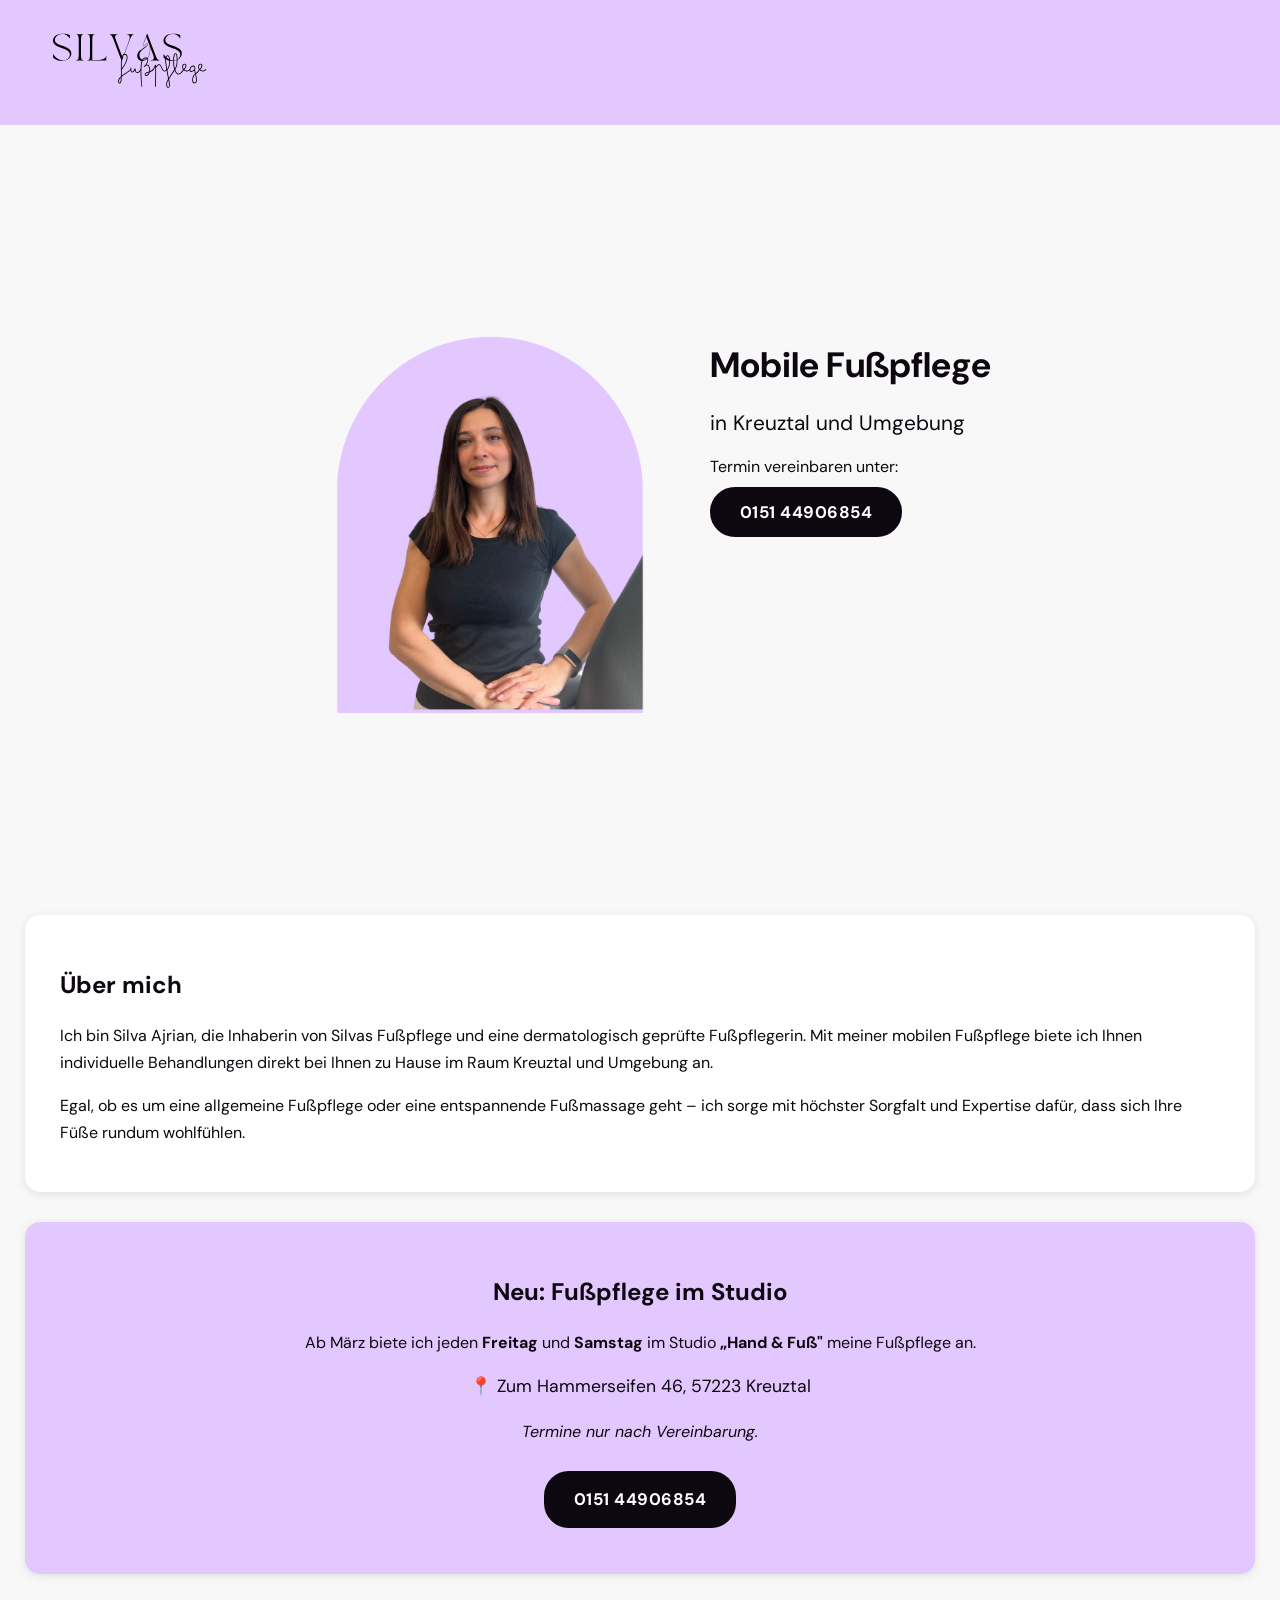
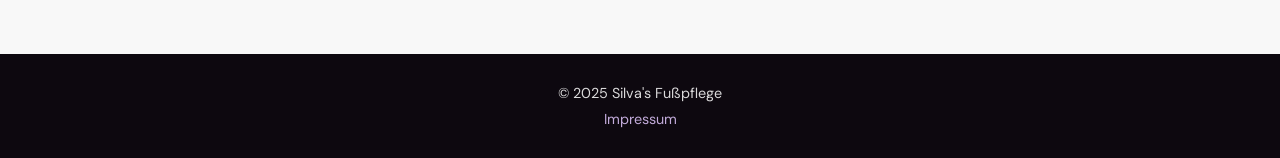
<file: index.html>
<!DOCTYPE html>
<html lang="de">
<head>
  <meta charset="UTF-8" />
  <meta name="viewport" content="width=device-width, initial-scale=1.0"/>
  <meta name="description" content="Ich bin Silva Ajrian, die Inhaberin von Silvas Fußpflege und eine dermatologisch geprüfte Fußpflegerin.
  Mit meiner mobilen Fußpflege biete ich Ihnen individuelle Behandlungen direkt bei Ihnen zu Hause im Raum Kreuztal und Umgebung an.">
  <title>Silva's Fußpflege</title>
  <!-- Google Fonts: DM Sans -->
  <link href="https://fonts.googleapis.com/css2?family=DM+Sans:wght@400;700&display=swap" rel="stylesheet" />
  <!-- CSS einbinden -->
  <link rel="stylesheet" href="style.css" />
</head>
<body>
  <!-- Header: Logo + Navigation -->
  <header>
    <div class="header-container">
      <img src="images/logo.svg" alt="Silvas Fußpflege Logo" class="logo-img" />
    </div>
  </header>

  <div class="main-content">
    <!-- Landing Section -->
    <section id="landing" class="section fade-in">
      <div class="hero">
        <!-- Bild-Container -->
        <div class="hero-image-container mobile-first">
          <img src="images/Silva.png" alt="Silva" class="silva-img" onerror="this.src='https://placehold.co/250x350/d6c4f8/333?text=Silva'" />
        </div>
        <!-- Text-Container -->
        <div class="hero-text mobile-second">
          <h2>Mobile Fußpflege</h2>
          <p class="subtitle">in Kreuztal und Umgebung</p>
          <p class="cta-call">
            Termin vereinbaren unter:<br>
            <a href="tel:015144906854" class="cta-phone">0151 44906854</a>
          </p>
        </div>
      </div>
    </section>

    <!-- About Me Section directly under hero section with minimal space -->
    <section class="about-section index-about fade-in">
      <h2>Über mich</h2>
      <p>
        Ich bin Silva Ajrian, die Inhaberin von Silvas Fußpflege und eine dermatologisch geprüfte Fußpflegerin.
        Mit meiner mobilen Fußpflege biete ich Ihnen individuelle Behandlungen direkt bei Ihnen zu Hause im Raum Kreuztal und Umgebung an.
      </p>
      <p>
        Egal, ob es um eine allgemeine Fußpflege oder eine entspannende Fußmassage geht – ich sorge mit höchster Sorgfalt und Expertise dafür,
        dass sich Ihre Füße rundum wohlfühlen.
      </p>
    </section>

    <!-- Studio-Ankündigung -->
    <section class="studio-section fade-in">
      <h2>Neu: Fußpflege im Studio</h2>
      <p>
        Ab März biete ich jeden <strong>Freitag</strong> und <strong>Samstag</strong> im Studio
        <strong>„Hand &amp; Fuß"</strong> meine Fußpflege an.
      </p>
      <p class="studio-address">
        📍 Zum Hammerseifen 46, 57223 Kreuztal
      </p>
      <p class="studio-note">
        Termine nur nach Vereinbarung.
      </p>
      <p class="cta-call">
        <a href="tel:015144906854" class="cta-phone">0151 44906854</a>
      </p>
    </section>
  </div>

  <!-- Footer -->
  <footer>
    <div class="footer-content">
      <div>&copy; 2025 Silva's Fußpflege</div>
      <div><a href="impressum.html">Impressum</a></div>
    </div>
  </footer>

  <!-- JavaScript einbinden -->
  <script src="script.js"></script>
</body>
</html>
</file>
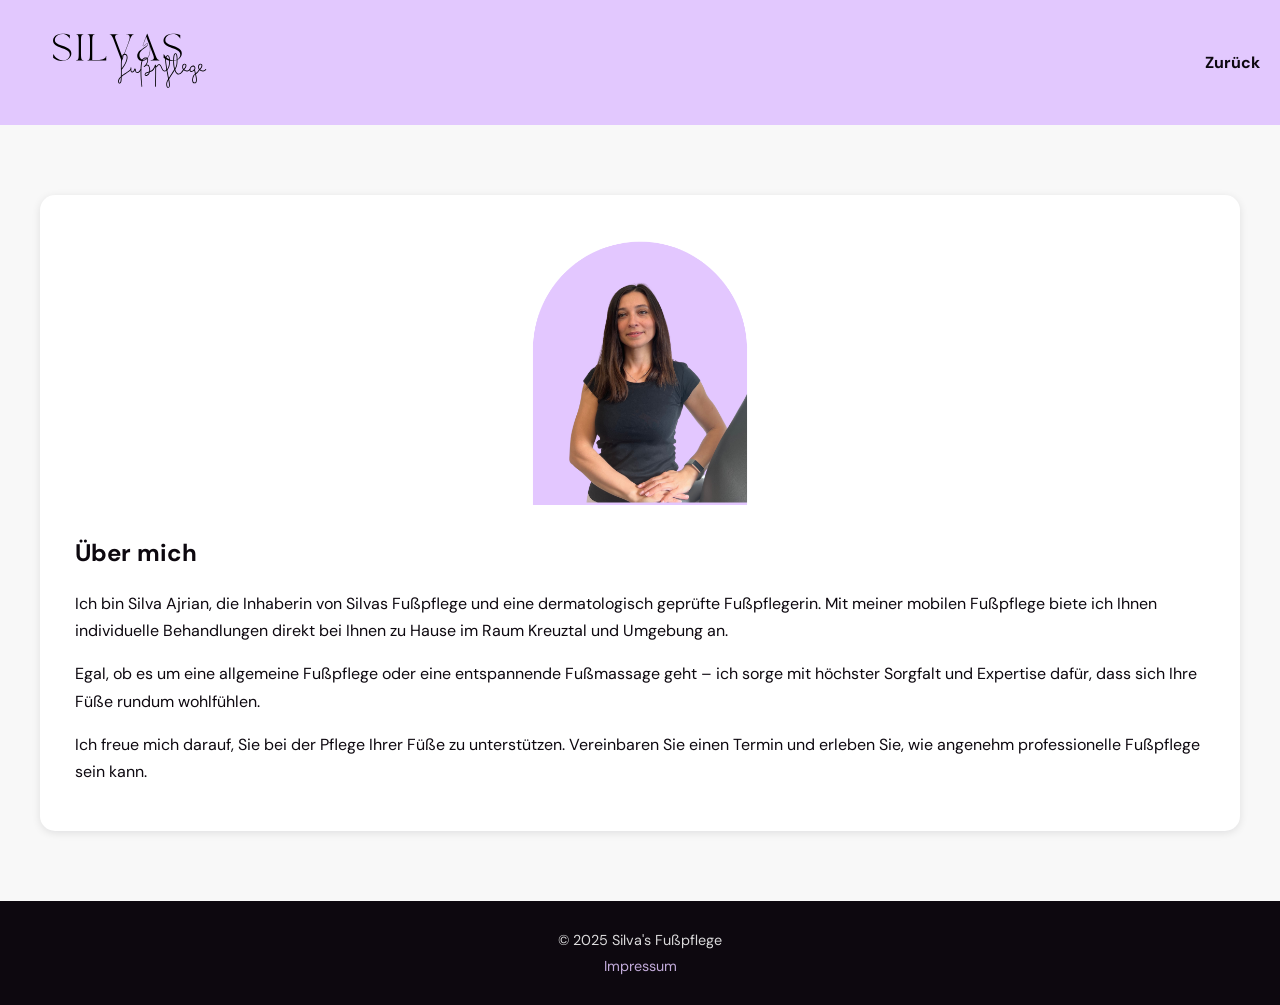
<file: about.html>
<!DOCTYPE html>
<html lang="de">
<head>
  <meta charset="UTF-8" />
  <meta name="viewport" content="width=device-width, initial-scale=1.0"/>
  <title>Über mich - Silva's Fußpflege</title>
  <!-- Google Fonts: DM Sans -->
  <link href="https://fonts.googleapis.com/css2?family=DM+Sans:wght@400;700&display=swap" rel="stylesheet" />
  <!-- CSS einbinden -->
  <link rel="stylesheet" href="style.css" />
</head>
<body>
  <header>
    <div class="header-container">
      <img src="images/logo.svg" alt="Silva's Fußpflege Logo" class="logo-img" />
    </div>
    <nav class="nav-links">
      <a href="index.html">Zurück</a>
    </nav>
  </header>

  <main class="fade-in">
    <section class="about-section">
      <div class="about-image">
        <img src="images/Silva.png" alt="Silva" class="silva-img" />
      </div>
      <h2>Über mich</h2>
      <p>
        Ich bin Silva Ajrian, die Inhaberin von Silvas Fußpflege und eine dermatologisch geprüfte Fußpflegerin.
        Mit meiner mobilen Fußpflege biete ich Ihnen individuelle Behandlungen direkt bei Ihnen zu Hause im Raum Kreuztal und Umgebung an.
      </p>
      <p>
        Egal, ob es um eine allgemeine Fußpflege oder eine entspannende Fußmassage geht – ich sorge mit höchster Sorgfalt und Expertise dafür,
        dass sich Ihre Füße rundum wohlfühlen.
      </p>
      <p>
        Ich freue mich darauf, Sie bei der Pflege Ihrer Füße zu unterstützen. Vereinbaren Sie einen Termin und erleben Sie, wie angenehm
        professionelle Fußpflege sein kann.
      </p>
    </section>
  </main>

  <footer>
    <div class="footer-content">
      <div>&copy; 2025 Silva's Fußpflege</div>
      <div><a href="impressum.html">Impressum</a></div>
    </div>
  </footer>

  <!-- JavaScript einbinden -->
  <script src="script.js"></script>
</body>
</html>
</file>
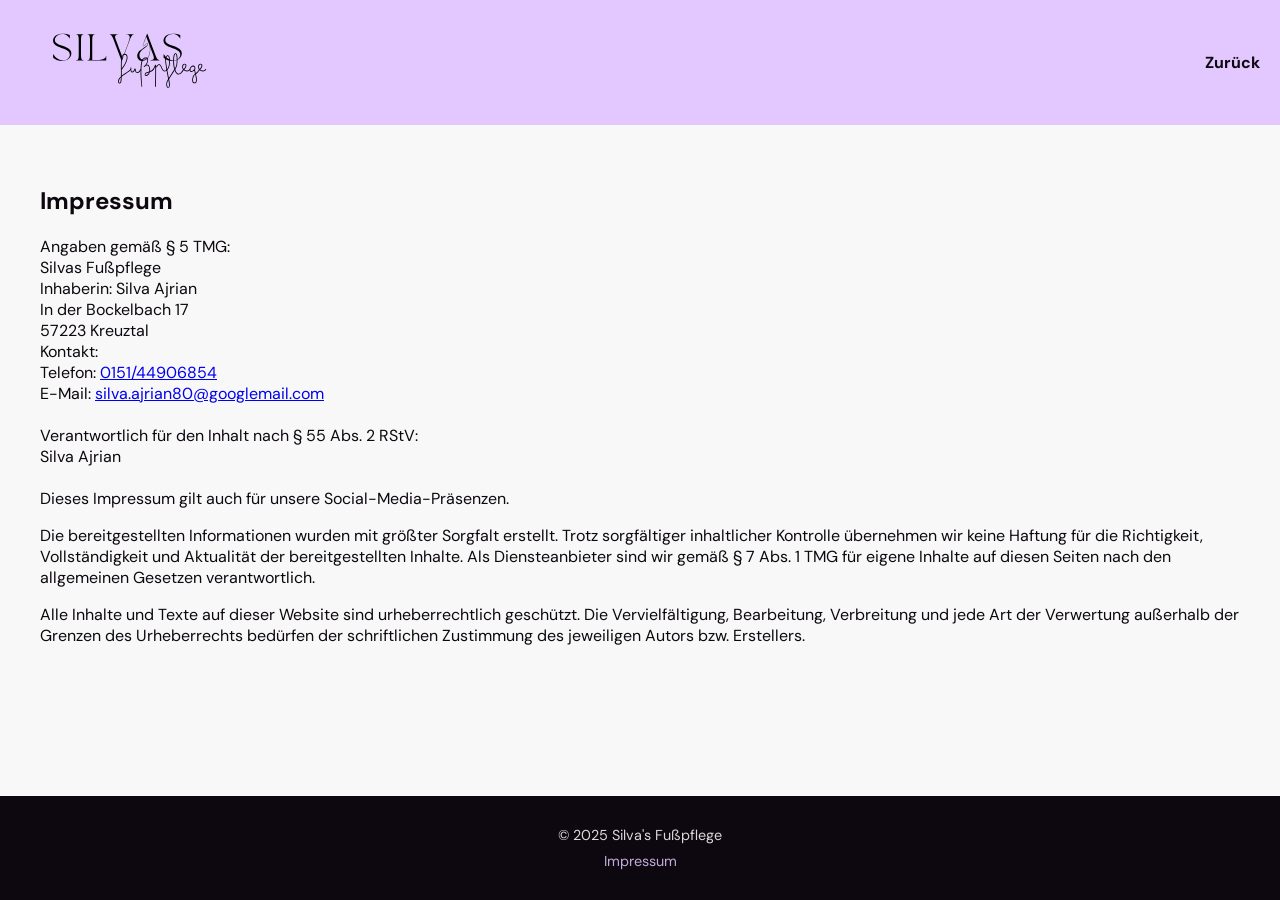
<file: impressum.html>
<!DOCTYPE html>
<html lang="de">
<head>
  <meta charset="UTF-8">
  <meta name="viewport" content="width=device-width, initial-scale=1.0">
  <title>Impressum - Silva's Fußpflege</title>
  <!-- Google Fonts: DM Sans -->
  <link href="https://fonts.googleapis.com/css2?family=DM+Sans:wght@400;700&display=swap" rel="stylesheet">
  <!-- CSS -->
  <link rel="stylesheet" href="style.css">
</head>
<body>
  <!-- HEADER -->
  <header>
    <div class="header-container">
      <!-- Logo -->
      <img src="images/logo.svg" alt="Silva's Fußpflege Logo" class="logo-img" />
    </div>

    <!-- Navigation updated -->
    <nav class="nav-links">
      <a href="index.html">Zurück</a>
    </nav>
  </header>

  <!-- HAUPTINHALT -->
  <main class="fade-in">
    <section class="impressum-section">
      <h2>Impressum</h2>
      <p>
        Angaben gemäß § 5 TMG:<br>
        Silvas Fußpflege<br>
        Inhaberin: Silva Ajrian<br>
        In der Bockelbach 17<br>
        57223 Kreuztal<br>
        Kontakt:<br>
        Telefon: <a href="tel:015144906854">0151/44906854</a><br>
        E-Mail: <a href="mailto:silva.ajrian80@googlemail.com">silva.ajrian80@googlemail.com</a><br>
        <br>
        Verantwortlich für den Inhalt nach § 55 Abs. 2 RStV:<br>
        Silva Ajrian<br>
        <br>
        Dieses Impressum gilt auch für unsere Social-Media-Präsenzen.
      </p>
      <p>
        Die bereitgestellten Informationen wurden mit größter Sorgfalt erstellt. Trotz sorgfältiger
        inhaltlicher Kontrolle übernehmen wir keine Haftung für die Richtigkeit, Vollständigkeit und
        Aktualität der bereitgestellten Inhalte. Als Diensteanbieter sind wir gemäß § 7 Abs. 1 TMG für
        eigene Inhalte auf diesen Seiten nach den allgemeinen Gesetzen verantwortlich.
      </p>
      <p>
        Alle Inhalte und Texte auf dieser Website sind urheberrechtlich geschützt. Die Vervielfältigung,
        Bearbeitung, Verbreitung und jede Art der Verwertung außerhalb der Grenzen des Urheberrechts
        bedürfen der schriftlichen Zustimmung des jeweiligen Autors bzw. Erstellers.
      </p>
    </section>
  </main>

  <!-- FOOTER -->
  <footer>
    <div class="footer-content">
      <div>&copy; 2025 Silva's Fußpflege</div>
      <div><a href="impressum.html">Impressum</a></div>
    </div>
  </footer>

  <!-- JS -->
  <script src="script.js"></script>
</body>
</html>
</file>
<file: style.css>
/* Basis-Reset und Layout */
html, body {
  margin: 0;
  padding: 0;
  box-sizing: border-box;
  font-family: 'DM Sans', sans-serif;
  background: #F8F8F8;
  color: #0D080F;
  height: 100%;
}
body {
  display: flex;
  flex-direction: column;
  min-height: 100vh;
}
main, .section {
  flex: 1;
  max-width: 1200px;
  margin: 20px auto;
  padding: 20px;
}

/* HEADER */
header {
  background: #E2C8FE;
  padding: 5px 20px; /* Reduced padding top and bottom */
  display: flex;
  align-items: center;
  justify-content: space-between;
}

.logo-img {
  max-width: 220px;
  width: 100%;
  height: 100px;
  margin: 5px 0; /* Added small margin */
}

/* NAVIGATION */
.nav-menu {
  display: flex;
  gap: 15px;
}
nav a {
  color: #0D080F;
  text-decoration: none;
  font-weight: 700;
}
nav a:hover {
  text-decoration: underline;
}

/* HERO-BEREICH */
#landing {
  display: flex;
  align-items: center;
  justify-content: center;
  min-height: calc(100vh - 200px);
  padding: 20px;
}
.hero {
  background: #f8f8f8;
  border-radius: 15px;
  padding: 20px;
  display: flex;
  flex-wrap: wrap;
  gap: 20px;
}
.hero-text {
  flex: 1;
}
.hero-text h2 {
  font-size: 2.2em;
  margin-bottom: 10px;
}
.subtitle {
  font-size: 1.3em;
  margin-bottom: 20px;
}

/* Smaller Silva image */
.silva-img {
  max-width: 400px; /* Reduced from original size */
  height: 400px;
  border-radius: 8px;
}

/* MAIN CONTENT */
.main-content {
  flex: 1;
  padding: 0 20px 40px;
}

/* ABOUT SECTION BOX */
.about-section {
  background: #fff;
  border-radius: 15px;
  padding: 30px 35px;
  box-shadow: 0 2px 8px rgba(13, 8, 15, 0.1);
  margin: 30px auto;
  max-width: 1160px;
  line-height: 1.7;
}
.about-section h2 {
  margin-bottom: 15px;
}
.about-image {
  text-align: center;
  margin-bottom: 20px;
}
.about-image .silva-img {
  max-width: 280px;
  height: auto;
  border-radius: 8px;
}

/* CTA BUTTON */
.cta-phone {
  display: inline-block;
  background: #0D080F;
  color: #fff;
  font-weight: 700;
  padding: 12px 28px;
  border-radius: 25px;
  text-decoration: none;
  margin-top: 10px;
  transition: all 0.3s ease;
  border: 2px solid #0D080F;
  font-size: 1.05em;
  letter-spacing: 0.5px;
}

.cta-phone:hover {
  background: #E2C8FE;
  color: #0D080F;
  border-color: #0D080F;
  transform: translateY(-2px);
  box-shadow: 0 4px 8px rgba(13, 8, 15, 0.2);
}

/* STUDIO-ANKÜNDIGUNG */
.studio-section {
  background: #E2C8FE;
  border-radius: 15px;
  padding: 30px 35px;
  box-shadow: 0 2px 8px rgba(13, 8, 15, 0.1);
  margin: 30px auto 40px;
  max-width: 1160px;
  text-align: center;
  line-height: 1.7;
}
.studio-section h2 {
  margin-bottom: 10px;
}
.studio-address {
  font-size: 1.1em;
  margin: 10px 0;
}
.studio-note {
  font-style: italic;
  margin-bottom: 15px;
}

/* FOOTER */
footer {
  background: #0D080F;
  color: #fff;
  text-align: center;
  padding: 30px 20px;
  margin-top: auto;
}
.footer-content {
  display: flex;
  flex-direction: column;
  align-items: center;
  gap: 8px;
  font-size: 0.9em;
  opacity: 0.85;
}
footer a {
  color: #E2C8FE;
  text-decoration: none;
  transition: opacity 0.2s ease;
}
footer a:hover {
  opacity: 0.7;
  text-decoration: underline;
}

/* RESPONSIVE ANPASSUNG */
@media (max-width: 768px) {
  header, .hero {
    flex-direction: column;
    text-align: center;
  }
  .nav-menu {
    flex-direction: column;
    gap: 10px;
  }
  .main-content {
    padding: 0 15px 30px;
  }
  .about-section,
  .studio-section {
    padding: 25px 20px;
    margin-left: 10px;
    margin-right: 10px;
  }
}
</file>
